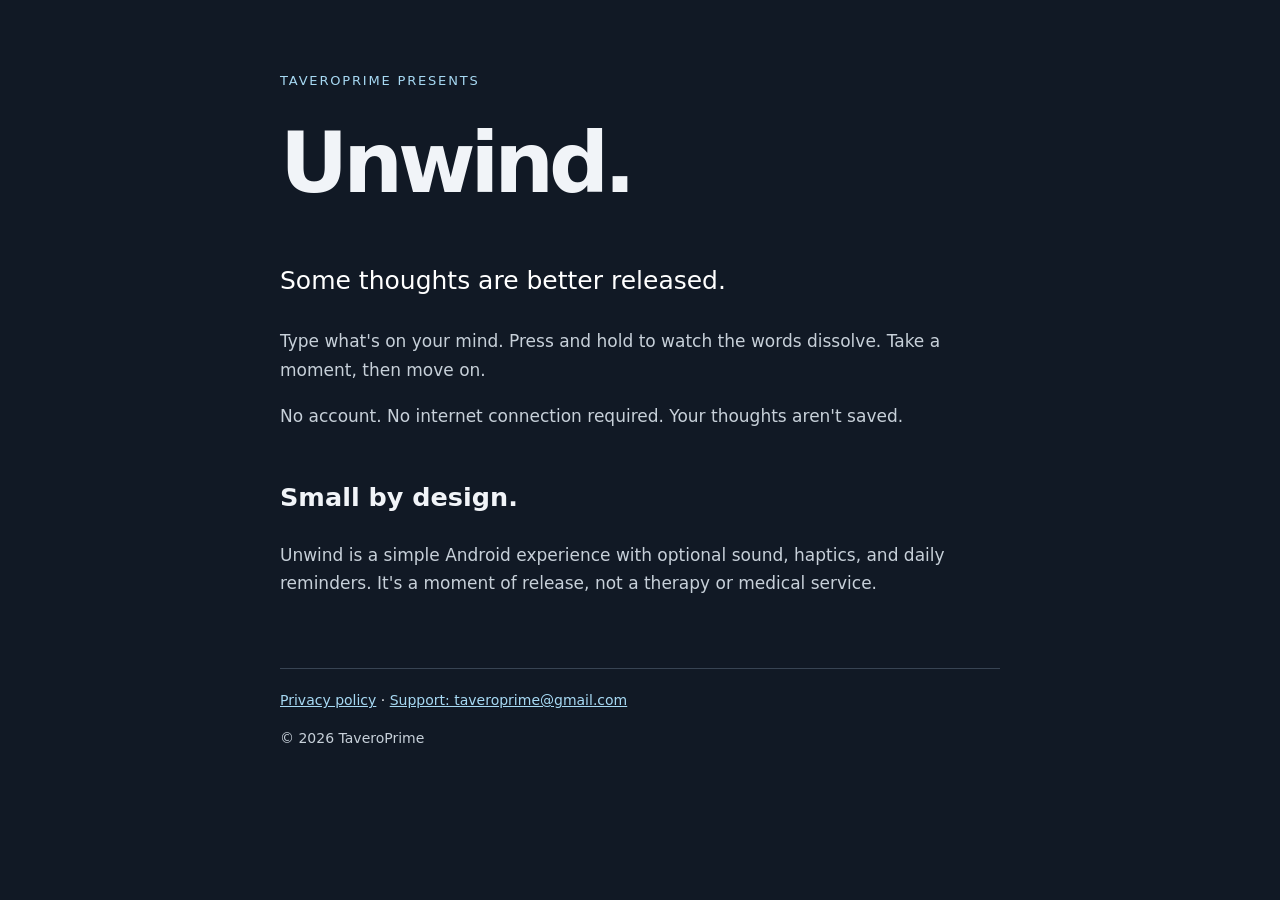
<file: index.html>
<!doctype html><html lang="en"><head><meta charset="utf-8"><meta name="viewport" content="width=device-width,initial-scale=1"><meta name="description" content="Unwind, a simple offline Android app for letting thoughts go."><title>Unwind — Let it go</title><link rel="stylesheet" href="style.css"></head><body><main><div class="eyebrow">TaveroPrime presents</div><h1>Unwind.</h1><p style="font-size:25px;color:white">Some thoughts are better released.</p><p>Type what's on your mind. Press and hold to watch the words dissolve. Take a moment, then move on.</p><p>No account. No internet connection required. Your thoughts aren't saved.</p><h2>Small by design.</h2><p>Unwind is a simple Android experience with optional sound, haptics, and daily reminders. It's a moment of release, not a therapy or medical service.</p><footer><a href="privacy.html">Privacy policy</a> · <a href="mailto:taveroprime@gmail.com">Support: taveroprime@gmail.com</a><p>© 2026 TaveroPrime</p></footer></main></body></html>
</file>
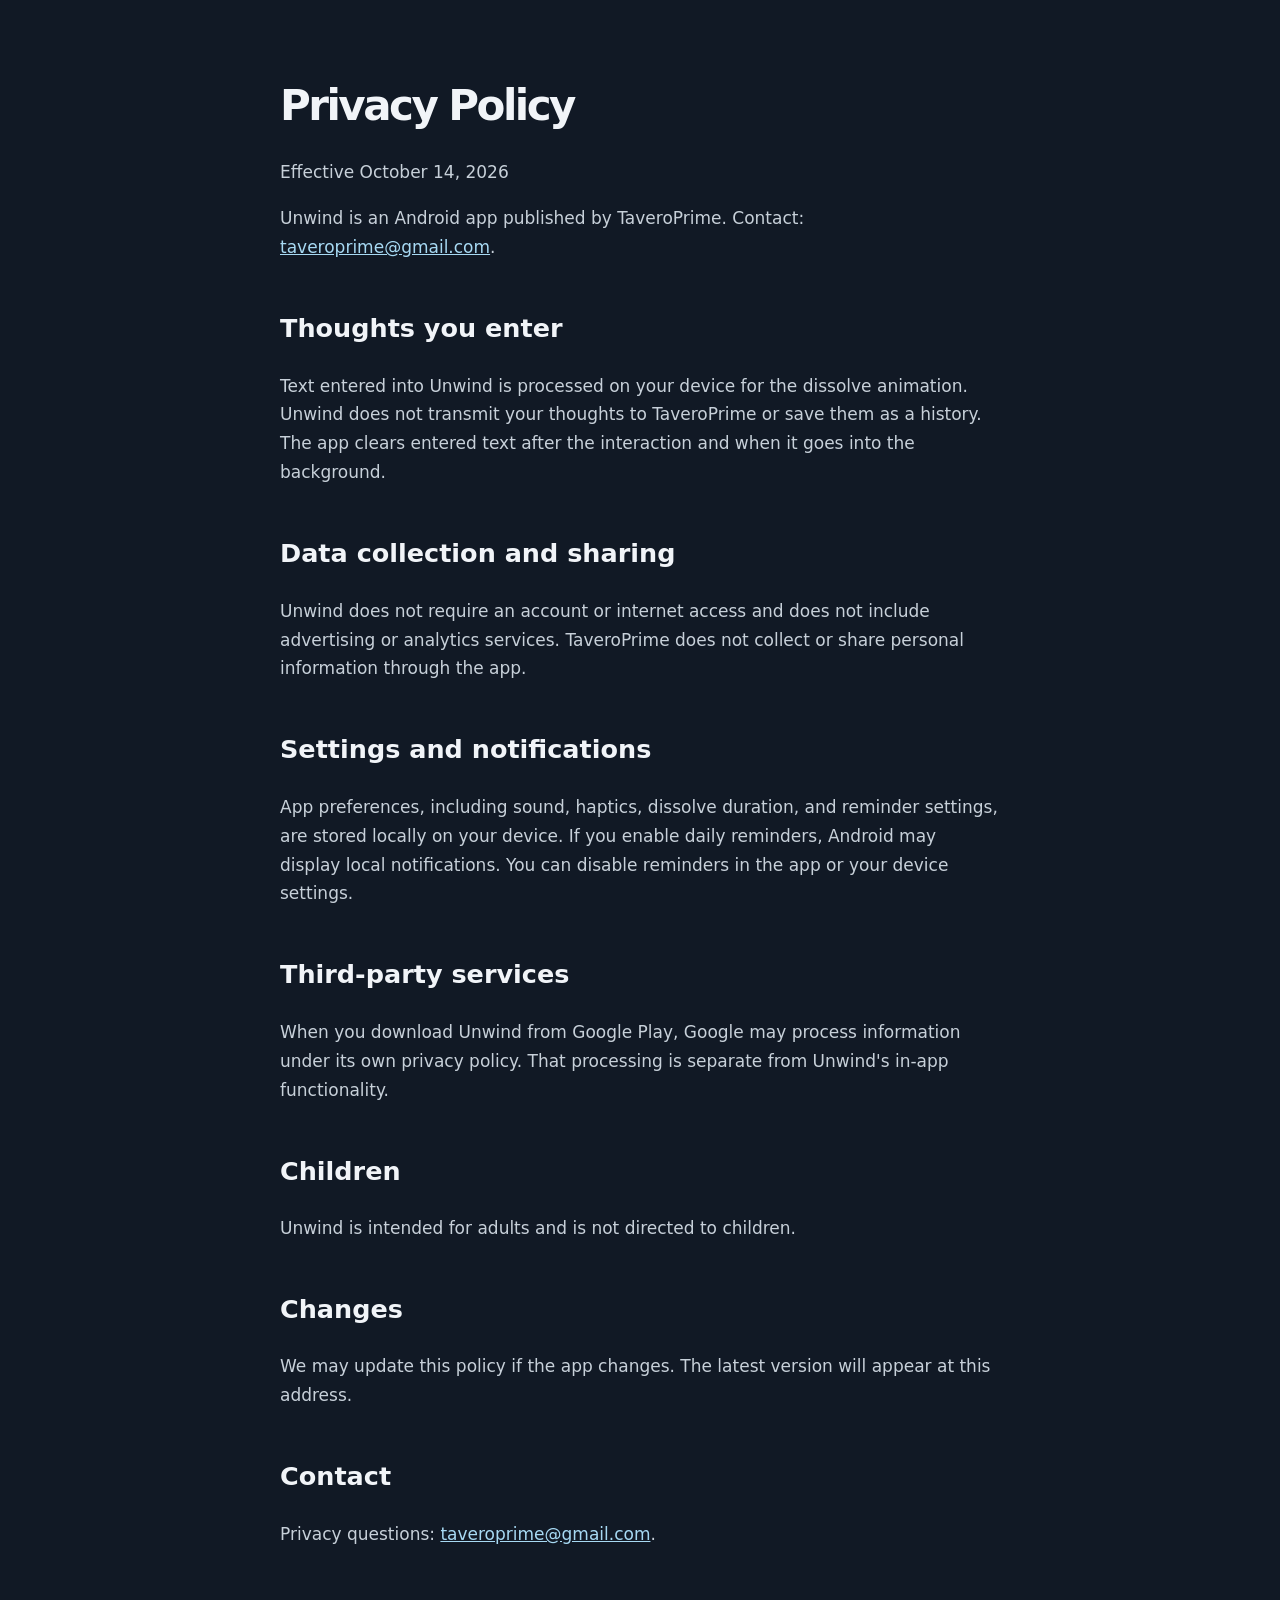
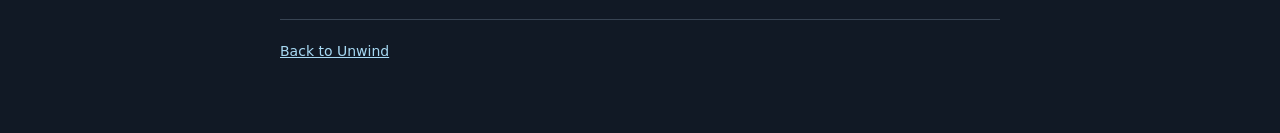
<file: privacy.html>
<!doctype html><html lang="en"><head><meta charset="utf-8"><meta name="viewport" content="width=device-width,initial-scale=1"><title>Unwind Privacy Policy</title><link rel="stylesheet" href="style.css"></head><body><main><h1 style="font-size:42px">Privacy Policy</h1><p>Effective October 14, 2026</p><p>Unwind is an Android app published by TaveroPrime. Contact: <a href="mailto:taveroprime@gmail.com">taveroprime@gmail.com</a>.</p><h2>Thoughts you enter</h2><p>Text entered into Unwind is processed on your device for the dissolve animation. Unwind does not transmit your thoughts to TaveroPrime or save them as a history. The app clears entered text after the interaction and when it goes into the background.</p><h2>Data collection and sharing</h2><p>Unwind does not require an account or internet access and does not include advertising or analytics services. TaveroPrime does not collect or share personal information through the app.</p><h2>Settings and notifications</h2><p>App preferences, including sound, haptics, dissolve duration, and reminder settings, are stored locally on your device. If you enable daily reminders, Android may display local notifications. You can disable reminders in the app or your device settings.</p><h2>Third-party services</h2><p>When you download Unwind from Google Play, Google may process information under its own privacy policy. That processing is separate from Unwind's in-app functionality.</p><h2>Children</h2><p>Unwind is intended for adults and is not directed to children.</p><h2>Changes</h2><p>We may update this policy if the app changes. The latest version will appear at this address.</p><h2>Contact</h2><p>Privacy questions: <a href="mailto:taveroprime@gmail.com">taveroprime@gmail.com</a>.</p><footer><a href="./">Back to Unwind</a></footer></main></body></html>
</file>
<file: style.css>
body{margin:0;background:#111925;color:#f1f4f8;font:17px/1.7 system-ui,sans-serif}main{max-width:720px;margin:auto;padding:70px 24px}h1{font-size:clamp(50px,10vw,84px);letter-spacing:-.06em;margin:0}h2{margin-top:45px}p{color:#c7d0d9}a{color:#a7d9f3}footer{margin-top:70px;border-top:1px solid #384453;padding-top:20px;font-size:14px}.eyebrow{font-size:13px;text-transform:uppercase;letter-spacing:.14em;color:#a7d9f3}
</file>
